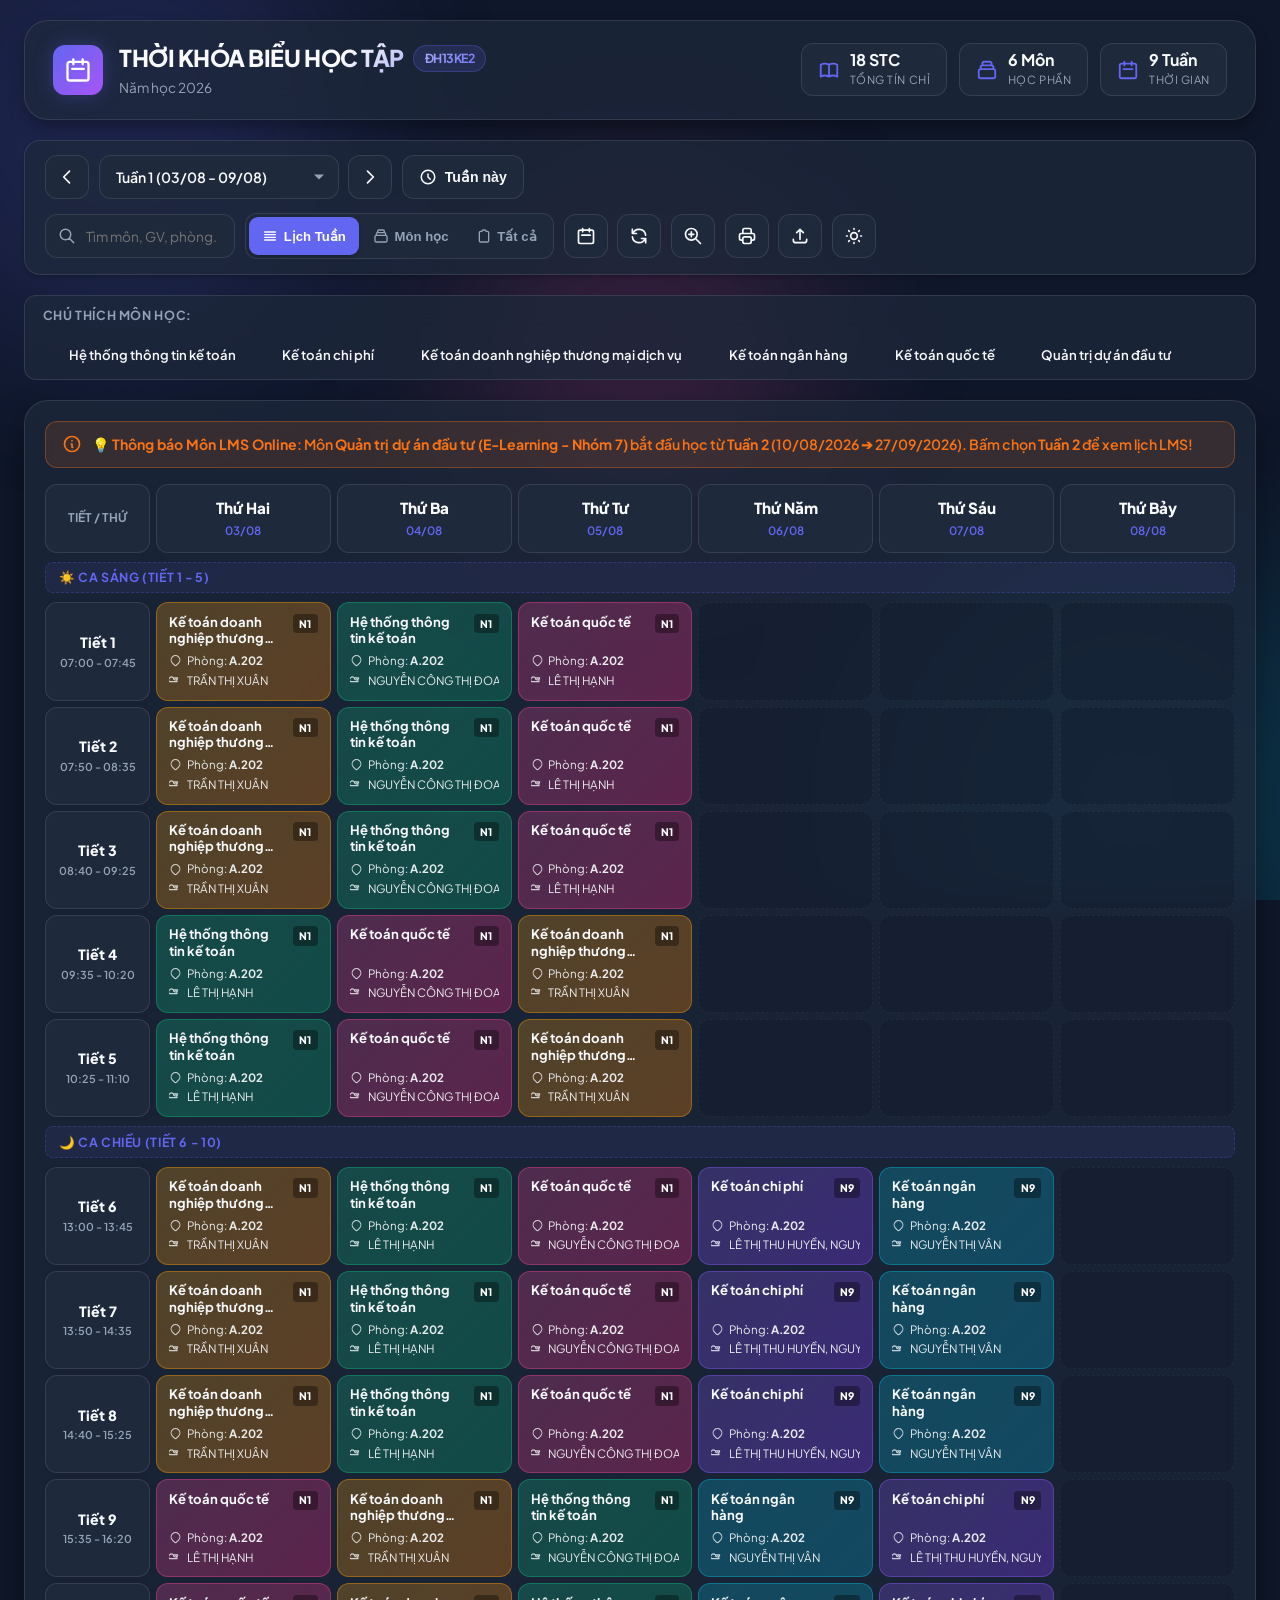
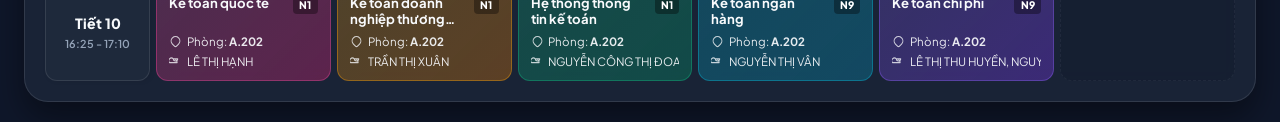
<file: index.html>
<!DOCTYPE html>
<html lang="vi" data-theme="dark">
<head>
  <meta charset="UTF-8">
  <meta name="viewport" content="width=device-width, initial-scale=1.0, maximum-scale=5.0, user-scalable=yes">
  
  <!-- Anti-Cache Meta Tags to prevent Mobile Browser Stale Cache -->
  <meta http-equiv="Cache-Control" content="no-cache, no-store, must-revalidate">
  <meta http-equiv="Pragma" content="no-cache">
  <meta http-equiv="Expires" content="0">

  <!-- PWA & Mobile App Settings -->
  <link rel="manifest" href="manifest.json">
  <meta name="theme-color" content="#6366f1">
  <meta name="apple-mobile-web-app-capable" content="yes">
  <meta name="apple-mobile-web-app-status-bar-style" content="black-translucent">
  <meta name="apple-mobile-web-app-title" content="TKB ĐH13KE2">

  <title>Thời Khóa Biểu Trực Quan - Lớp DH13KE2</title>
  <meta name="description" content="Ứng dụng tra cứu Thời khóa biểu học tập trực quan, hỗ trợ môn tập trung và Elearning LMS cho lớp DH13KE2 năm học 2026.">
  
  <!-- Google Fonts: Plus Jakarta Sans -->
  <link rel="preconnect" href="https://fonts.googleapis.com">
  <link rel="preconnect" href="https://fonts.gstatic.com" crossorigin>
  <link href="https://fonts.googleapis.com/css2?family=Plus+Jakarta+Sans:wght@400;500;600;700;800&display=swap" rel="stylesheet">
  
  <!-- Stylesheet with Dynamic Version Cache-Buster -->
  <link rel="stylesheet" href="style.css?v=20260730_v7">
  
  <style>
    @media print {
      body { background: #ffffff !important; color: #000000 !important; }
      .bg-glow-container, .toolbar-card, .mobile-day-bar, .legend-card, .btn-icon, .search-box, .view-tabs, #themeToggleBtn, #exportBtn, #uploadBtnLabel, #zoomToolbarBtn, #reloadAppBtn, #exportIcalBtn { display: none !important; }
      .timetable-container { box-shadow: none !important; border: 1px solid #ccc !important; }
      .course-card { page-break-inside: avoid; border: 1px solid #999 !important; background: #f0f0f0 !important; color: #000 !important; }
    }
  </style>
</head>
<body>

  <!-- Ambient Glow Background Blobs -->
  <div class="bg-glow-container" aria-hidden="true">
    <div class="bg-glow-blob bg-glow-blob-1"></div>
    <div class="bg-glow-blob bg-glow-blob-2"></div>
    <div class="bg-glow-blob bg-glow-blob-3"></div>
  </div>

  <!-- Main Container -->
  <main class="app-container">

    <!-- Header Section -->
    <header class="header-card">
      <div class="brand-info">
        <div class="brand-icon">
          <svg fill="none" stroke="currentColor" viewBox="0 0 24 24">
            <path stroke-linecap="round" stroke-linejoin="round" stroke-width="2" d="M8 7V3m8 4V3m-9 8h10M5 21h14a2 2 0 002-2V7a2 2 0 00-2-2H5a2 2 0 00-2 2v12a2 2 0 002 2z"></path>
          </svg>
        </div>
        <div class="brand-text">
          <h1>
            THỜI KHÓA BIỂU HỌC TẬP
            <span class="badge-class" id="classNameText">ĐH13KE2</span>
          </h1>
          <p id="yearText">Năm học 2026 • Hệ chính quy</p>
        </div>
      </div>

      <!-- Header Summary Metrics -->
      <div class="header-metrics">
        <div class="metric-pill">
          <div class="icon">
            <svg width="22" height="22" fill="none" stroke="currentColor" viewBox="0 0 24 24"><path stroke-linecap="round" stroke-linejoin="round" stroke-width="2" d="M12 6.253v13m0-13C10.832 5.477 9.246 5 7.5 5S4.168 5.477 3 6.253v13C4.168 18.477 5.754 18 7.5 18s3.332.477 4.5 1.253m0-13C13.168 5.477 14.754 5 16.5 5c1.747 0 3.332.477 4.5 1.253v13C19.832 18.477 18.247 18 16.5 18c-1.746 0-3.332.477-4.5 1.253"></path></svg>
          </div>
          <div>
            <div class="val" id="metricCredits">18 STC</div>
            <div class="lbl">Tổng tín chỉ</div>
          </div>
        </div>

        <div class="metric-pill">
          <div class="icon">
            <svg width="22" height="22" fill="none" stroke="currentColor" viewBox="0 0 24 24"><path stroke-linecap="round" stroke-linejoin="round" stroke-width="2" d="M19 11H5m14 0a2 2 0 012 2v6a2 2 0 01-2 2H5a2 2 0 01-2-2v-6a2 2 0 012-2m14 0V9a2 2 0 00-2-2M5 11V9a2 2 0 012-2m0 0V5a2 2 0 012-2h6a2 2 0 012 2v2M7 7h10"></path></svg>
          </div>
          <div>
            <div class="val" id="metricSubjects">6 Môn</div>
            <div class="lbl">Học phần</div>
          </div>
        </div>

        <div class="metric-pill">
          <div class="icon">
            <svg width="22" height="22" fill="none" stroke="currentColor" viewBox="0 0 24 24"><path stroke-linecap="round" stroke-linejoin="round" stroke-width="2" d="M8 7V3m8 4V3m-9 8h10M5 21h14a2 2 0 002-2V7a2 2 0 00-2-2H5a2 2 0 00-2 2v12a2 2 0 002 2z"></path></svg>
          </div>
          <div>
            <div class="val" id="metricWeeks">9 Tuần</div>
            <div class="lbl">Thời gian</div>
          </div>
        </div>
      </div>
    </header>

    <!-- Toolbar Controls Section -->
    <section class="toolbar-card">
      
      <!-- Week Controls -->
      <div class="week-navigation">
        <button class="btn-icon" id="prevWeekBtn" title="Tuần trước (Hoặc bấm phím Mũi tên Trái ◄)">
          <svg width="20" height="20" fill="none" stroke="currentColor" viewBox="0 0 24 24"><path stroke-linecap="round" stroke-linejoin="round" stroke-width="2" d="M15 19l-7-7 7-7"></path></svg>
        </button>

        <div class="week-select-wrapper">
          <select id="weekSelect" class="week-select" aria-label="Chọn tuần học"></select>
        </div>

        <button class="btn-icon" id="nextWeekBtn" title="Tuần sau (Hoặc bấm phím Mũi tên Phải ►)">
          <svg width="20" height="20" fill="none" stroke="currentColor" viewBox="0 0 24 24"><path stroke-linecap="round" stroke-linejoin="round" stroke-width="2" d="M9 5l7 7-7 7"></path></svg>
        </button>

        <button class="btn-text" id="todayBtn">
          <svg width="18" height="18" fill="none" stroke="currentColor" viewBox="0 0 24 24"><path stroke-linecap="round" stroke-linejoin="round" stroke-width="2" d="M12 8v4l3 3m6-3a9 9 0 11-18 0 9 9 0 0118 0z"></path></svg>
          Tuần này
        </button>
      </div>

      <!-- Actions & Filters -->
      <div class="toolbar-actions">
        <!-- Search Input -->
        <div class="search-box">
          <svg fill="none" stroke="currentColor" viewBox="0 0 24 24"><path stroke-linecap="round" stroke-linejoin="round" stroke-width="2" d="M21 21l-6-6m2-5a7 7 0 11-14 0 7 7 0 0114 0z"></path></svg>
          <input type="text" id="searchInput" class="search-input" placeholder="Tìm môn, GV, phòng..." aria-label="Tìm kiếm môn học">
        </div>

        <!-- View Tabs -->
        <div class="view-tabs">
          <button class="view-tab active" data-mode="weekly">
            <svg width="16" height="16" fill="none" stroke="currentColor" viewBox="0 0 24 24"><path stroke-linecap="round" stroke-linejoin="round" stroke-width="2" d="M4 6h16M4 10h16M4 14h16M4 18h16"></path></svg>
            Lịch Tuần
          </button>
          <button class="view-tab" data-mode="catalog">
            <svg width="16" height="16" fill="none" stroke="currentColor" viewBox="0 0 24 24"><path stroke-linecap="round" stroke-linejoin="round" stroke-width="2" d="M19 11H5m14 0a2 2 0 012 2v6a2 2 0 01-2 2H5a2 2 0 01-2-2v-6a2 2 0 012-2m14 0V9a2 2 0 00-2-2M5 11V9a2 2 0 012-2m0 0V5a2 2 0 012-2h6a2 2 0 012 2v2M7 7h10"></path></svg>
            Môn học
          </button>
          <button class="view-tab" data-mode="master">
            <svg width="16" height="16" fill="none" stroke="currentColor" viewBox="0 0 24 24"><path stroke-linecap="round" stroke-linejoin="round" stroke-width="2" d="M9 5H7a2 2 0 00-2 2v12a2 2 0 002 2h10a2 2 0 002-2V7a2 2 0 00-2-2h-2M9 5a2 2 0 012-2h2a2 2 0 012 2"></path></svg>
            Tất cả
          </button>
        </div>

        <!-- Export iCal Calendar Button -->
        <button class="btn-icon" id="exportIcalBtn" title="Đồng bộ Lịch vào iPhone/Google Calendar (.ics)">
          <svg width="20" height="20" fill="none" stroke="currentColor" viewBox="0 0 24 24"><path stroke-linecap="round" stroke-linejoin="round" stroke-width="2" d="M8 7V3m8 4V3m-9 8h10M5 21h14a2 2 0 002-2V7a2 2 0 00-2-2H5a2 2 0 00-2 2v12a2 2 0 002 2z"></path></svg>
        </button>

        <!-- Force Hard Reload App Button (Removes Cache) -->
        <button class="btn-icon" id="reloadAppBtn" title="Xóa cache và làm mới bản mới nhất">
          <svg width="20" height="20" fill="none" stroke="currentColor" viewBox="0 0 24 24"><path stroke-linecap="round" stroke-linejoin="round" stroke-width="2" d="M4 4v5h.582m15.356 2A8.001 8.001 0 004.582 9m0 0H9m11 11v-5h-.581m0 0a8.003 8.003 0 01-15.357-2m15.357 2H15"></path></svg>
        </button>

        <!-- Zoom Fit Week Button -->
        <button class="btn-icon" id="zoomToolbarBtn" title="Thu nhỏ xem trọn tuần (Fit Screen)">
          <svg width="20" height="20" fill="none" stroke="currentColor" viewBox="0 0 24 24"><path stroke-linecap="round" stroke-linejoin="round" stroke-width="2" d="M21 21l-6-6m2-5a7 7 0 11-14 0 7 7 0 0114 0zM10 7v6m3-3H7"></path></svg>
        </button>

        <!-- Export Image / Print Button -->
        <button class="btn-icon" id="exportBtn" title="In hoặc Xuất Thời Khóa Biểu">
          <svg width="20" height="20" fill="none" stroke="currentColor" viewBox="0 0 24 24"><path stroke-linecap="round" stroke-linejoin="round" stroke-width="2" d="M17 17h2a2 2 0 002-2v-4a2 2 0 00-2-2H5a2 2 0 00-2 2v4a2 2 0 002 2h2m2 4h6a2 2 0 002-2v-4a2 2 0 00-2-2H9a2 2 0 00-2 2v4a2 2 0 002 2zm8-12V5a2 2 0 00-2-2H9a2 2 0 00-2 2v4h10z"></path></svg>
        </button>

        <!-- Load JSON File Button -->
        <label for="jsonFileInput" class="btn-icon" id="uploadBtnLabel" title="Tải file tkb.json khác">
          <svg width="20" height="20" fill="none" stroke="currentColor" viewBox="0 0 24 24"><path stroke-linecap="round" stroke-linejoin="round" stroke-width="2" d="M4 16v1a3 3 0 003 3h10a3 3 0 003-3v-1m-4-8l-4-4m0 0L8 8m4-4v12"></path></svg>
        </label>
        <input type="file" id="jsonFileInput" accept=".json" style="display: none;">

        <!-- Theme Toggle Button -->
        <button class="btn-icon" id="themeToggleBtn" title="Đổi giao diện Tối/Sáng">
          <!-- Icon injected dynamically by JS -->
        </button>
      </div>

    </section>

    <!-- Mobile Day Filter & Zoom Bar -->
    <nav class="mobile-day-bar" aria-label="Lọc theo ngày và Zoom trên điện thoại">
      <button class="mobile-day-pill zoom-pill" id="zoomToggleBtn" title="Bật/Tắt thu nhỏ toàn tuần">🔍 Fit Tuần</button>
      <button class="mobile-day-pill active" data-day="all">Tất cả</button>
      <button class="mobile-day-pill" data-day="2">Thứ 2</button>
      <button class="mobile-day-pill" data-day="3">Thứ 3</button>
      <button class="mobile-day-pill" data-day="4">Thứ 4</button>
      <button class="mobile-day-pill" data-day="5">Thứ 5</button>
      <button class="mobile-day-pill" data-day="6">Thứ 6</button>
      <button class="mobile-day-pill" data-day="7">Thứ 7</button>
    </nav>

    <!-- Subject Legend Section -->
    <section class="legend-card">
      <div class="legend-title">Chú thích môn học:</div>
      <div class="legend-items" id="legendItems"></div>
    </section>

    <!-- Main Dynamic Timetable Container -->
    <section class="timetable-container" id="timetableContainer">
      <div id="timetableRenderArea"></div>
    </section>

  </main>

  <!-- Interactive Class Details Modal -->
  <div class="modal-backdrop" id="detailModal">
    <div class="modal-card">
      <button class="modal-close-btn" onclick="closeModal()" title="Đóng">
        <svg width="20" height="20" fill="none" stroke="currentColor" viewBox="0 0 24 24"><path stroke-linecap="round" stroke-linejoin="round" stroke-width="2" d="M6 18L18 6M6 6l12 12"></path></svg>
      </button>
      <div id="modalBody"></div>
    </div>
  </div>

  <!-- Toast Notification Container -->
  <div class="toast-container" id="toastContainer"></div>

  <!-- JavaScript with Dynamic Cache-Buster Version -->
  <script src="app.js?v=20260730_v7"></script>

</body>
</html>
</file>
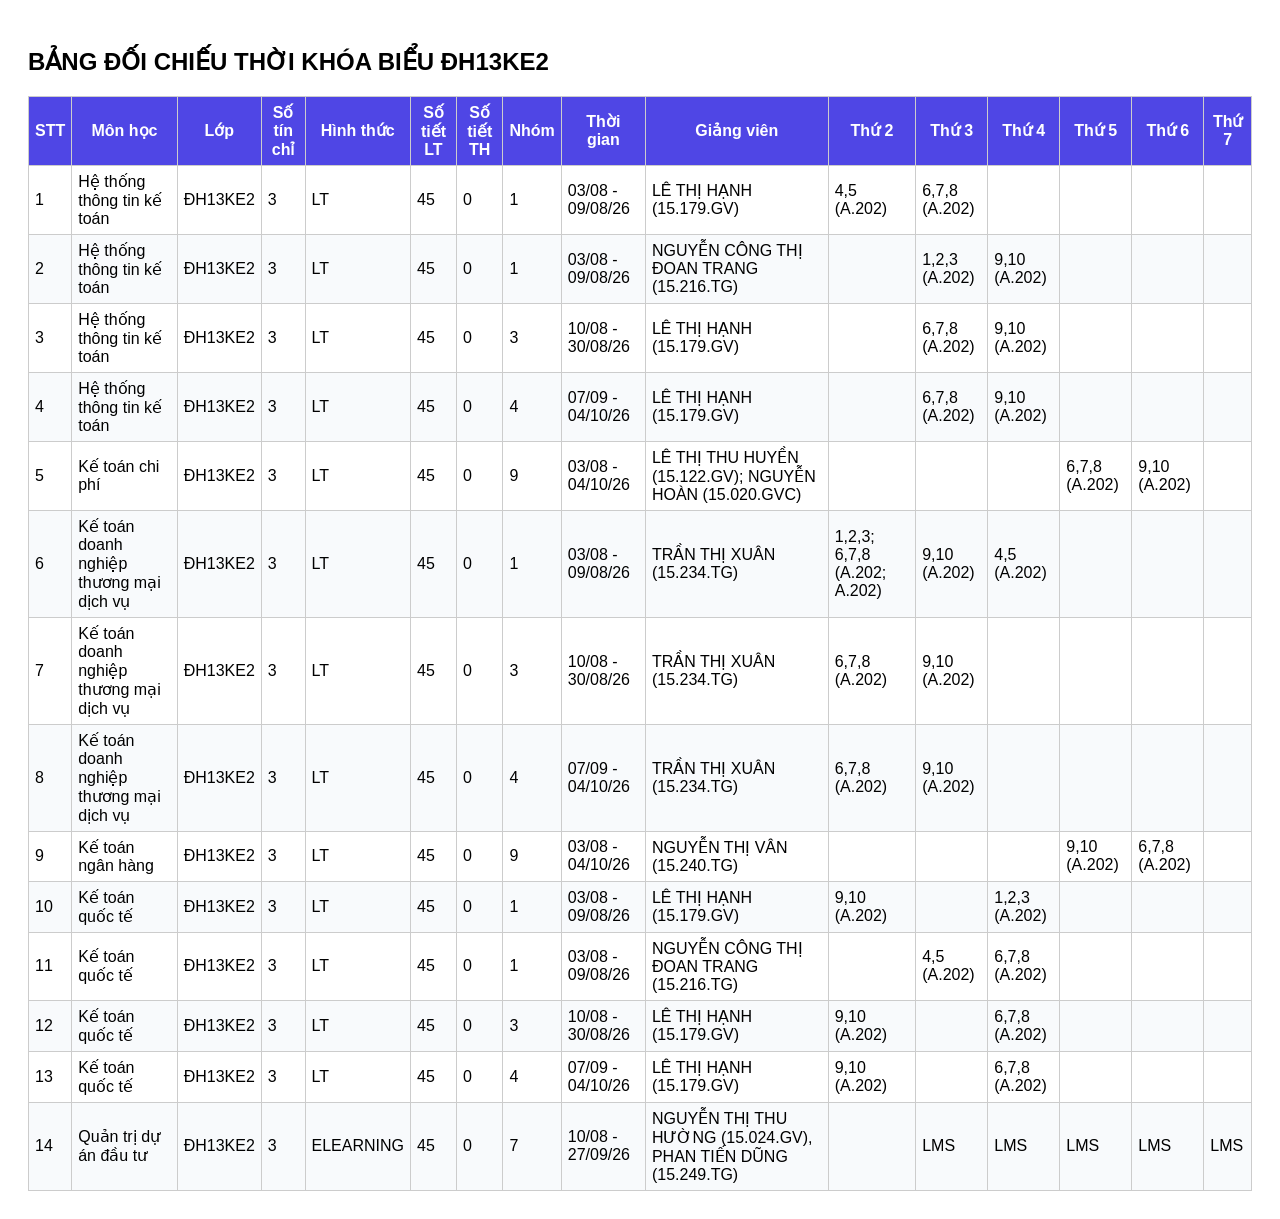
<file: tkb_doi_chieu.html>
<!DOCTYPE html>
<html>
<head>
<meta charset="utf-8">
<title>Bảng Đối Chiếu Thời Khóa Biểu</title>
<style>
  body { font-family: Arial, sans-serif; padding: 20px; }
  table { border-collapse: collapse; width: 100%; }
</style>
</head>
<body>
<h2>BẢNG ĐỐI CHIẾU THỜI KHÓA BIỂU ĐH13KE2</h2>
<table>
<tr><th style='border:1px solid #ccc;padding:6px;background-color:#4f46e5;color:white'>STT</th><th style='border:1px solid #ccc;padding:6px;background-color:#4f46e5;color:white'>Môn học</th><th style='border:1px solid #ccc;padding:6px;background-color:#4f46e5;color:white'>Lớp</th><th style='border:1px solid #ccc;padding:6px;background-color:#4f46e5;color:white'>Số tín chỉ</th><th style='border:1px solid #ccc;padding:6px;background-color:#4f46e5;color:white'>Hình thức</th><th style='border:1px solid #ccc;padding:6px;background-color:#4f46e5;color:white'>Số tiết LT</th><th style='border:1px solid #ccc;padding:6px;background-color:#4f46e5;color:white'>Số tiết TH</th><th style='border:1px solid #ccc;padding:6px;background-color:#4f46e5;color:white'>Nhóm</th><th style='border:1px solid #ccc;padding:6px;background-color:#4f46e5;color:white'>Thời gian</th><th style='border:1px solid #ccc;padding:6px;background-color:#4f46e5;color:white'>Giảng viên</th><th style='border:1px solid #ccc;padding:6px;background-color:#4f46e5;color:white'>Thứ 2</th><th style='border:1px solid #ccc;padding:6px;background-color:#4f46e5;color:white'>Thứ 3</th><th style='border:1px solid #ccc;padding:6px;background-color:#4f46e5;color:white'>Thứ 4</th><th style='border:1px solid #ccc;padding:6px;background-color:#4f46e5;color:white'>Thứ 5</th><th style='border:1px solid #ccc;padding:6px;background-color:#4f46e5;color:white'>Thứ 6</th><th style='border:1px solid #ccc;padding:6px;background-color:#4f46e5;color:white'>Thứ 7</th></tr>
<tr><td style='border:1px solid #ccc;padding:6px;background-color:#ffffff'>1</td><td style='border:1px solid #ccc;padding:6px;background-color:#ffffff'>Hệ thống thông tin kế toán</td><td style='border:1px solid #ccc;padding:6px;background-color:#ffffff'>ĐH13KE2</td><td style='border:1px solid #ccc;padding:6px;background-color:#ffffff'>3</td><td style='border:1px solid #ccc;padding:6px;background-color:#ffffff'>LT</td><td style='border:1px solid #ccc;padding:6px;background-color:#ffffff'>45</td><td style='border:1px solid #ccc;padding:6px;background-color:#ffffff'>0</td><td style='border:1px solid #ccc;padding:6px;background-color:#ffffff'>1</td><td style='border:1px solid #ccc;padding:6px;background-color:#ffffff'>03/08 - 09/08/26</td><td style='border:1px solid #ccc;padding:6px;background-color:#ffffff'>LÊ THỊ HẠNH (15.179.GV)</td><td style='border:1px solid #ccc;padding:6px;background-color:#ffffff'>4,5 (A.202)</td><td style='border:1px solid #ccc;padding:6px;background-color:#ffffff'>6,7,8 (A.202)</td><td style='border:1px solid #ccc;padding:6px;background-color:#ffffff'></td><td style='border:1px solid #ccc;padding:6px;background-color:#ffffff'></td><td style='border:1px solid #ccc;padding:6px;background-color:#ffffff'></td><td style='border:1px solid #ccc;padding:6px;background-color:#ffffff'></td></tr>
<tr><td style='border:1px solid #ccc;padding:6px;background-color:#f8fafc'>2</td><td style='border:1px solid #ccc;padding:6px;background-color:#f8fafc'>Hệ thống thông tin kế toán</td><td style='border:1px solid #ccc;padding:6px;background-color:#f8fafc'>ĐH13KE2</td><td style='border:1px solid #ccc;padding:6px;background-color:#f8fafc'>3</td><td style='border:1px solid #ccc;padding:6px;background-color:#f8fafc'>LT</td><td style='border:1px solid #ccc;padding:6px;background-color:#f8fafc'>45</td><td style='border:1px solid #ccc;padding:6px;background-color:#f8fafc'>0</td><td style='border:1px solid #ccc;padding:6px;background-color:#f8fafc'>1</td><td style='border:1px solid #ccc;padding:6px;background-color:#f8fafc'>03/08 - 09/08/26</td><td style='border:1px solid #ccc;padding:6px;background-color:#f8fafc'>NGUYỄN CÔNG THỊ ĐOAN TRANG (15.216.TG)</td><td style='border:1px solid #ccc;padding:6px;background-color:#f8fafc'></td><td style='border:1px solid #ccc;padding:6px;background-color:#f8fafc'>1,2,3 (A.202)</td><td style='border:1px solid #ccc;padding:6px;background-color:#f8fafc'>9,10 (A.202)</td><td style='border:1px solid #ccc;padding:6px;background-color:#f8fafc'></td><td style='border:1px solid #ccc;padding:6px;background-color:#f8fafc'></td><td style='border:1px solid #ccc;padding:6px;background-color:#f8fafc'></td></tr>
<tr><td style='border:1px solid #ccc;padding:6px;background-color:#ffffff'>3</td><td style='border:1px solid #ccc;padding:6px;background-color:#ffffff'>Hệ thống thông tin kế toán</td><td style='border:1px solid #ccc;padding:6px;background-color:#ffffff'>ĐH13KE2</td><td style='border:1px solid #ccc;padding:6px;background-color:#ffffff'>3</td><td style='border:1px solid #ccc;padding:6px;background-color:#ffffff'>LT</td><td style='border:1px solid #ccc;padding:6px;background-color:#ffffff'>45</td><td style='border:1px solid #ccc;padding:6px;background-color:#ffffff'>0</td><td style='border:1px solid #ccc;padding:6px;background-color:#ffffff'>3</td><td style='border:1px solid #ccc;padding:6px;background-color:#ffffff'>10/08 - 30/08/26</td><td style='border:1px solid #ccc;padding:6px;background-color:#ffffff'>LÊ THỊ HẠNH (15.179.GV)</td><td style='border:1px solid #ccc;padding:6px;background-color:#ffffff'></td><td style='border:1px solid #ccc;padding:6px;background-color:#ffffff'>6,7,8 (A.202)</td><td style='border:1px solid #ccc;padding:6px;background-color:#ffffff'>9,10 (A.202)</td><td style='border:1px solid #ccc;padding:6px;background-color:#ffffff'></td><td style='border:1px solid #ccc;padding:6px;background-color:#ffffff'></td><td style='border:1px solid #ccc;padding:6px;background-color:#ffffff'></td></tr>
<tr><td style='border:1px solid #ccc;padding:6px;background-color:#f8fafc'>4</td><td style='border:1px solid #ccc;padding:6px;background-color:#f8fafc'>Hệ thống thông tin kế toán</td><td style='border:1px solid #ccc;padding:6px;background-color:#f8fafc'>ĐH13KE2</td><td style='border:1px solid #ccc;padding:6px;background-color:#f8fafc'>3</td><td style='border:1px solid #ccc;padding:6px;background-color:#f8fafc'>LT</td><td style='border:1px solid #ccc;padding:6px;background-color:#f8fafc'>45</td><td style='border:1px solid #ccc;padding:6px;background-color:#f8fafc'>0</td><td style='border:1px solid #ccc;padding:6px;background-color:#f8fafc'>4</td><td style='border:1px solid #ccc;padding:6px;background-color:#f8fafc'>07/09 - 04/10/26</td><td style='border:1px solid #ccc;padding:6px;background-color:#f8fafc'>LÊ THỊ HẠNH (15.179.GV)</td><td style='border:1px solid #ccc;padding:6px;background-color:#f8fafc'></td><td style='border:1px solid #ccc;padding:6px;background-color:#f8fafc'>6,7,8 (A.202)</td><td style='border:1px solid #ccc;padding:6px;background-color:#f8fafc'>9,10 (A.202)</td><td style='border:1px solid #ccc;padding:6px;background-color:#f8fafc'></td><td style='border:1px solid #ccc;padding:6px;background-color:#f8fafc'></td><td style='border:1px solid #ccc;padding:6px;background-color:#f8fafc'></td></tr>
<tr><td style='border:1px solid #ccc;padding:6px;background-color:#ffffff'>5</td><td style='border:1px solid #ccc;padding:6px;background-color:#ffffff'>Kế toán chi phí</td><td style='border:1px solid #ccc;padding:6px;background-color:#ffffff'>ĐH13KE2</td><td style='border:1px solid #ccc;padding:6px;background-color:#ffffff'>3</td><td style='border:1px solid #ccc;padding:6px;background-color:#ffffff'>LT</td><td style='border:1px solid #ccc;padding:6px;background-color:#ffffff'>45</td><td style='border:1px solid #ccc;padding:6px;background-color:#ffffff'>0</td><td style='border:1px solid #ccc;padding:6px;background-color:#ffffff'>9</td><td style='border:1px solid #ccc;padding:6px;background-color:#ffffff'>03/08 - 04/10/26</td><td style='border:1px solid #ccc;padding:6px;background-color:#ffffff'>LÊ THỊ THU HUYỀN (15.122.GV); NGUYỄN HOÀN (15.020.GVC)</td><td style='border:1px solid #ccc;padding:6px;background-color:#ffffff'></td><td style='border:1px solid #ccc;padding:6px;background-color:#ffffff'></td><td style='border:1px solid #ccc;padding:6px;background-color:#ffffff'></td><td style='border:1px solid #ccc;padding:6px;background-color:#ffffff'>6,7,8 (A.202)</td><td style='border:1px solid #ccc;padding:6px;background-color:#ffffff'>9,10 (A.202)</td><td style='border:1px solid #ccc;padding:6px;background-color:#ffffff'></td></tr>
<tr><td style='border:1px solid #ccc;padding:6px;background-color:#f8fafc'>6</td><td style='border:1px solid #ccc;padding:6px;background-color:#f8fafc'>Kế toán doanh nghiệp thương mại dịch vụ</td><td style='border:1px solid #ccc;padding:6px;background-color:#f8fafc'>ĐH13KE2</td><td style='border:1px solid #ccc;padding:6px;background-color:#f8fafc'>3</td><td style='border:1px solid #ccc;padding:6px;background-color:#f8fafc'>LT</td><td style='border:1px solid #ccc;padding:6px;background-color:#f8fafc'>45</td><td style='border:1px solid #ccc;padding:6px;background-color:#f8fafc'>0</td><td style='border:1px solid #ccc;padding:6px;background-color:#f8fafc'>1</td><td style='border:1px solid #ccc;padding:6px;background-color:#f8fafc'>03/08 - 09/08/26</td><td style='border:1px solid #ccc;padding:6px;background-color:#f8fafc'>TRẦN THỊ XUÂN (15.234.TG)</td><td style='border:1px solid #ccc;padding:6px;background-color:#f8fafc'>1,2,3; 6,7,8 (A.202; A.202)</td><td style='border:1px solid #ccc;padding:6px;background-color:#f8fafc'>9,10 (A.202)</td><td style='border:1px solid #ccc;padding:6px;background-color:#f8fafc'>4,5 (A.202)</td><td style='border:1px solid #ccc;padding:6px;background-color:#f8fafc'></td><td style='border:1px solid #ccc;padding:6px;background-color:#f8fafc'></td><td style='border:1px solid #ccc;padding:6px;background-color:#f8fafc'></td></tr>
<tr><td style='border:1px solid #ccc;padding:6px;background-color:#ffffff'>7</td><td style='border:1px solid #ccc;padding:6px;background-color:#ffffff'>Kế toán doanh nghiệp thương mại dịch vụ</td><td style='border:1px solid #ccc;padding:6px;background-color:#ffffff'>ĐH13KE2</td><td style='border:1px solid #ccc;padding:6px;background-color:#ffffff'>3</td><td style='border:1px solid #ccc;padding:6px;background-color:#ffffff'>LT</td><td style='border:1px solid #ccc;padding:6px;background-color:#ffffff'>45</td><td style='border:1px solid #ccc;padding:6px;background-color:#ffffff'>0</td><td style='border:1px solid #ccc;padding:6px;background-color:#ffffff'>3</td><td style='border:1px solid #ccc;padding:6px;background-color:#ffffff'>10/08 - 30/08/26</td><td style='border:1px solid #ccc;padding:6px;background-color:#ffffff'>TRẦN THỊ XUÂN (15.234.TG)</td><td style='border:1px solid #ccc;padding:6px;background-color:#ffffff'>6,7,8 (A.202)</td><td style='border:1px solid #ccc;padding:6px;background-color:#ffffff'>9,10 (A.202)</td><td style='border:1px solid #ccc;padding:6px;background-color:#ffffff'></td><td style='border:1px solid #ccc;padding:6px;background-color:#ffffff'></td><td style='border:1px solid #ccc;padding:6px;background-color:#ffffff'></td><td style='border:1px solid #ccc;padding:6px;background-color:#ffffff'></td></tr>
<tr><td style='border:1px solid #ccc;padding:6px;background-color:#f8fafc'>8</td><td style='border:1px solid #ccc;padding:6px;background-color:#f8fafc'>Kế toán doanh nghiệp thương mại dịch vụ</td><td style='border:1px solid #ccc;padding:6px;background-color:#f8fafc'>ĐH13KE2</td><td style='border:1px solid #ccc;padding:6px;background-color:#f8fafc'>3</td><td style='border:1px solid #ccc;padding:6px;background-color:#f8fafc'>LT</td><td style='border:1px solid #ccc;padding:6px;background-color:#f8fafc'>45</td><td style='border:1px solid #ccc;padding:6px;background-color:#f8fafc'>0</td><td style='border:1px solid #ccc;padding:6px;background-color:#f8fafc'>4</td><td style='border:1px solid #ccc;padding:6px;background-color:#f8fafc'>07/09 - 04/10/26</td><td style='border:1px solid #ccc;padding:6px;background-color:#f8fafc'>TRẦN THỊ XUÂN (15.234.TG)</td><td style='border:1px solid #ccc;padding:6px;background-color:#f8fafc'>6,7,8 (A.202)</td><td style='border:1px solid #ccc;padding:6px;background-color:#f8fafc'>9,10 (A.202)</td><td style='border:1px solid #ccc;padding:6px;background-color:#f8fafc'></td><td style='border:1px solid #ccc;padding:6px;background-color:#f8fafc'></td><td style='border:1px solid #ccc;padding:6px;background-color:#f8fafc'></td><td style='border:1px solid #ccc;padding:6px;background-color:#f8fafc'></td></tr>
<tr><td style='border:1px solid #ccc;padding:6px;background-color:#ffffff'>9</td><td style='border:1px solid #ccc;padding:6px;background-color:#ffffff'>Kế toán ngân hàng</td><td style='border:1px solid #ccc;padding:6px;background-color:#ffffff'>ĐH13KE2</td><td style='border:1px solid #ccc;padding:6px;background-color:#ffffff'>3</td><td style='border:1px solid #ccc;padding:6px;background-color:#ffffff'>LT</td><td style='border:1px solid #ccc;padding:6px;background-color:#ffffff'>45</td><td style='border:1px solid #ccc;padding:6px;background-color:#ffffff'>0</td><td style='border:1px solid #ccc;padding:6px;background-color:#ffffff'>9</td><td style='border:1px solid #ccc;padding:6px;background-color:#ffffff'>03/08 - 04/10/26</td><td style='border:1px solid #ccc;padding:6px;background-color:#ffffff'>NGUYỄN THỊ VÂN (15.240.TG)</td><td style='border:1px solid #ccc;padding:6px;background-color:#ffffff'></td><td style='border:1px solid #ccc;padding:6px;background-color:#ffffff'></td><td style='border:1px solid #ccc;padding:6px;background-color:#ffffff'></td><td style='border:1px solid #ccc;padding:6px;background-color:#ffffff'>9,10 (A.202)</td><td style='border:1px solid #ccc;padding:6px;background-color:#ffffff'>6,7,8 (A.202)</td><td style='border:1px solid #ccc;padding:6px;background-color:#ffffff'></td></tr>
<tr><td style='border:1px solid #ccc;padding:6px;background-color:#f8fafc'>10</td><td style='border:1px solid #ccc;padding:6px;background-color:#f8fafc'>Kế toán quốc tế</td><td style='border:1px solid #ccc;padding:6px;background-color:#f8fafc'>ĐH13KE2</td><td style='border:1px solid #ccc;padding:6px;background-color:#f8fafc'>3</td><td style='border:1px solid #ccc;padding:6px;background-color:#f8fafc'>LT</td><td style='border:1px solid #ccc;padding:6px;background-color:#f8fafc'>45</td><td style='border:1px solid #ccc;padding:6px;background-color:#f8fafc'>0</td><td style='border:1px solid #ccc;padding:6px;background-color:#f8fafc'>1</td><td style='border:1px solid #ccc;padding:6px;background-color:#f8fafc'>03/08 - 09/08/26</td><td style='border:1px solid #ccc;padding:6px;background-color:#f8fafc'>LÊ THỊ HẠNH (15.179.GV)</td><td style='border:1px solid #ccc;padding:6px;background-color:#f8fafc'>9,10 (A.202)</td><td style='border:1px solid #ccc;padding:6px;background-color:#f8fafc'></td><td style='border:1px solid #ccc;padding:6px;background-color:#f8fafc'>1,2,3 (A.202)</td><td style='border:1px solid #ccc;padding:6px;background-color:#f8fafc'></td><td style='border:1px solid #ccc;padding:6px;background-color:#f8fafc'></td><td style='border:1px solid #ccc;padding:6px;background-color:#f8fafc'></td></tr>
<tr><td style='border:1px solid #ccc;padding:6px;background-color:#ffffff'>11</td><td style='border:1px solid #ccc;padding:6px;background-color:#ffffff'>Kế toán quốc tế</td><td style='border:1px solid #ccc;padding:6px;background-color:#ffffff'>ĐH13KE2</td><td style='border:1px solid #ccc;padding:6px;background-color:#ffffff'>3</td><td style='border:1px solid #ccc;padding:6px;background-color:#ffffff'>LT</td><td style='border:1px solid #ccc;padding:6px;background-color:#ffffff'>45</td><td style='border:1px solid #ccc;padding:6px;background-color:#ffffff'>0</td><td style='border:1px solid #ccc;padding:6px;background-color:#ffffff'>1</td><td style='border:1px solid #ccc;padding:6px;background-color:#ffffff'>03/08 - 09/08/26</td><td style='border:1px solid #ccc;padding:6px;background-color:#ffffff'>NGUYỄN CÔNG THỊ ĐOAN TRANG (15.216.TG)</td><td style='border:1px solid #ccc;padding:6px;background-color:#ffffff'></td><td style='border:1px solid #ccc;padding:6px;background-color:#ffffff'>4,5 (A.202)</td><td style='border:1px solid #ccc;padding:6px;background-color:#ffffff'>6,7,8 (A.202)</td><td style='border:1px solid #ccc;padding:6px;background-color:#ffffff'></td><td style='border:1px solid #ccc;padding:6px;background-color:#ffffff'></td><td style='border:1px solid #ccc;padding:6px;background-color:#ffffff'></td></tr>
<tr><td style='border:1px solid #ccc;padding:6px;background-color:#f8fafc'>12</td><td style='border:1px solid #ccc;padding:6px;background-color:#f8fafc'>Kế toán quốc tế</td><td style='border:1px solid #ccc;padding:6px;background-color:#f8fafc'>ĐH13KE2</td><td style='border:1px solid #ccc;padding:6px;background-color:#f8fafc'>3</td><td style='border:1px solid #ccc;padding:6px;background-color:#f8fafc'>LT</td><td style='border:1px solid #ccc;padding:6px;background-color:#f8fafc'>45</td><td style='border:1px solid #ccc;padding:6px;background-color:#f8fafc'>0</td><td style='border:1px solid #ccc;padding:6px;background-color:#f8fafc'>3</td><td style='border:1px solid #ccc;padding:6px;background-color:#f8fafc'>10/08 - 30/08/26</td><td style='border:1px solid #ccc;padding:6px;background-color:#f8fafc'>LÊ THỊ HẠNH (15.179.GV)</td><td style='border:1px solid #ccc;padding:6px;background-color:#f8fafc'>9,10 (A.202)</td><td style='border:1px solid #ccc;padding:6px;background-color:#f8fafc'></td><td style='border:1px solid #ccc;padding:6px;background-color:#f8fafc'>6,7,8 (A.202)</td><td style='border:1px solid #ccc;padding:6px;background-color:#f8fafc'></td><td style='border:1px solid #ccc;padding:6px;background-color:#f8fafc'></td><td style='border:1px solid #ccc;padding:6px;background-color:#f8fafc'></td></tr>
<tr><td style='border:1px solid #ccc;padding:6px;background-color:#ffffff'>13</td><td style='border:1px solid #ccc;padding:6px;background-color:#ffffff'>Kế toán quốc tế</td><td style='border:1px solid #ccc;padding:6px;background-color:#ffffff'>ĐH13KE2</td><td style='border:1px solid #ccc;padding:6px;background-color:#ffffff'>3</td><td style='border:1px solid #ccc;padding:6px;background-color:#ffffff'>LT</td><td style='border:1px solid #ccc;padding:6px;background-color:#ffffff'>45</td><td style='border:1px solid #ccc;padding:6px;background-color:#ffffff'>0</td><td style='border:1px solid #ccc;padding:6px;background-color:#ffffff'>4</td><td style='border:1px solid #ccc;padding:6px;background-color:#ffffff'>07/09 - 04/10/26</td><td style='border:1px solid #ccc;padding:6px;background-color:#ffffff'>LÊ THỊ HẠNH (15.179.GV)</td><td style='border:1px solid #ccc;padding:6px;background-color:#ffffff'>9,10 (A.202)</td><td style='border:1px solid #ccc;padding:6px;background-color:#ffffff'></td><td style='border:1px solid #ccc;padding:6px;background-color:#ffffff'>6,7,8 (A.202)</td><td style='border:1px solid #ccc;padding:6px;background-color:#ffffff'></td><td style='border:1px solid #ccc;padding:6px;background-color:#ffffff'></td><td style='border:1px solid #ccc;padding:6px;background-color:#ffffff'></td></tr>
<tr><td style='border:1px solid #ccc;padding:6px;background-color:#f8fafc'>14</td><td style='border:1px solid #ccc;padding:6px;background-color:#f8fafc'>Quản trị dự án đầu tư</td><td style='border:1px solid #ccc;padding:6px;background-color:#f8fafc'>ĐH13KE2</td><td style='border:1px solid #ccc;padding:6px;background-color:#f8fafc'>3</td><td style='border:1px solid #ccc;padding:6px;background-color:#f8fafc'>ELEARNING</td><td style='border:1px solid #ccc;padding:6px;background-color:#f8fafc'>45</td><td style='border:1px solid #ccc;padding:6px;background-color:#f8fafc'>0</td><td style='border:1px solid #ccc;padding:6px;background-color:#f8fafc'>7</td><td style='border:1px solid #ccc;padding:6px;background-color:#f8fafc'>10/08 - 27/09/26</td><td style='border:1px solid #ccc;padding:6px;background-color:#f8fafc'>NGUYỄN THỊ THU HƯỜNG (15.024.GV), PHAN TIẾN DŨNG (15.249.TG)</td><td style='border:1px solid #ccc;padding:6px;background-color:#f8fafc'></td><td style='border:1px solid #ccc;padding:6px;background-color:#f8fafc'>LMS</td><td style='border:1px solid #ccc;padding:6px;background-color:#f8fafc'>LMS</td><td style='border:1px solid #ccc;padding:6px;background-color:#f8fafc'>LMS</td><td style='border:1px solid #ccc;padding:6px;background-color:#f8fafc'>LMS</td><td style='border:1px solid #ccc;padding:6px;background-color:#f8fafc'>LMS</td></tr>

</table>
</body>
</html>
</file>
<file: style.css>
/* Modern Design System & CSS Variables */
:root {
  /* Color Palette - Dark Mode (Default) */
  --bg-primary: #0f172a;
  --bg-secondary: #1e293b;
  --bg-card: rgba(30, 41, 59, 0.75);
  --bg-card-hover: rgba(51, 65, 85, 0.85);
  --border-color: rgba(255, 255, 255, 0.1);
  --border-color-strong: rgba(255, 255, 255, 0.2);
  
  --text-main: #f8fafc;
  --text-muted: #94a3b8;
  --text-dim: #64748b;
  
  --accent-primary: #6366f1;
  --accent-gradient: linear-gradient(135deg, #6366f1 0%, #a855f7 100%);
  --accent-light: rgba(99, 102, 241, 0.15);
  
  --shadow-sm: 0 2px 4px rgba(0, 0, 0, 0.2);
  --shadow-md: 0 8px 16px rgba(0, 0, 0, 0.3);
  --shadow-lg: 0 16px 32px rgba(0, 0, 0, 0.4);
  --shadow-glow: 0 0 20px rgba(99, 102, 241, 0.3);

  --radius-sm: 8px;
  --radius-md: 12px;
  --radius-lg: 16px;
  --radius-xl: 24px;
  
  --transition-fast: 0.15s cubic-bezier(0.4, 0, 0.2, 1);
  --transition-normal: 0.25s cubic-bezier(0.4, 0, 0.2, 1);
  --transition-bounce: 0.4s cubic-bezier(0.34, 1.56, 0.64, 1);
  
  /* Subject Palette Colors */
  --subject-1: #10b981;
  --subject-1-bg: rgba(16, 185, 129, 0.15);
  --subject-1-gradient: linear-gradient(135deg, rgba(16, 185, 129, 0.25), rgba(5, 150, 105, 0.35));
  --subject-1-border: rgba(16, 185, 129, 0.4);

  --subject-2: #8b5cf6;
  --subject-2-bg: rgba(139, 92, 246, 0.15);
  --subject-2-gradient: linear-gradient(135deg, rgba(139, 92, 246, 0.25), rgba(124, 58, 237, 0.35));
  --subject-2-border: rgba(139, 92, 246, 0.4);

  --subject-3: #f59e0b;
  --subject-3-bg: rgba(245, 158, 11, 0.15);
  --subject-3-gradient: linear-gradient(135deg, rgba(245, 158, 11, 0.25), rgba(217, 119, 6, 0.35));
  --subject-3-border: rgba(245, 158, 11, 0.4);

  --subject-4: #06b6d4;
  --subject-4-bg: rgba(6, 182, 212, 0.15);
  --subject-4-gradient: linear-gradient(135deg, rgba(6, 182, 212, 0.25), rgba(8, 145, 178, 0.35));
  --subject-4-border: rgba(6, 182, 212, 0.4);

  --subject-5: #ec4899;
  --subject-5-bg: rgba(236, 72, 153, 0.15);
  --subject-5-gradient: linear-gradient(135deg, rgba(236, 72, 153, 0.25), rgba(219, 39, 119, 0.35));
  --subject-5-border: rgba(236, 72, 153, 0.4);

  --subject-6: #f97316;
  --subject-6-bg: rgba(249, 115, 22, 0.15);
  --subject-6-gradient: linear-gradient(135deg, rgba(249, 115, 22, 0.25), rgba(234, 88, 12, 0.35));
  --subject-6-border: rgba(249, 115, 22, 0.4);

  --grid-cell-min-height: 75px;
}

/* Light Theme Overrides */
[data-theme="light"] {
  --bg-primary: #f1f5f9;
  --bg-secondary: #ffffff;
  --bg-card: rgba(255, 255, 255, 0.9);
  --bg-card-hover: rgba(241, 245, 249, 0.95);
  --border-color: rgba(226, 232, 240, 0.9);
  --border-color-strong: rgba(203, 213, 225, 1);
  
  --text-main: #0f172a;
  --text-muted: #475569;
  --text-dim: #94a3b8;
  
  --shadow-sm: 0 2px 4px rgba(0, 0, 0, 0.05);
  --shadow-md: 0 8px 16px rgba(0, 0, 0, 0.08);
  --shadow-lg: 0 16px 32px rgba(0, 0, 0, 0.12);
  --shadow-glow: 0 0 20px rgba(99, 102, 241, 0.15);
  
  --subject-1-gradient: linear-gradient(135deg, rgba(209, 250, 229, 0.95), rgba(167, 243, 208, 0.95));
  --subject-1-border: #10b981;

  --subject-2-gradient: linear-gradient(135deg, rgba(237, 233, 254, 0.95), rgba(221, 214, 254, 0.95));
  --subject-2-border: #8b5cf6;

  --subject-3-gradient: linear-gradient(135deg, rgba(254, 243, 199, 0.95), rgba(253, 230, 138, 0.95));
  --subject-3-border: #f59e0b;

  --subject-4-gradient: linear-gradient(135deg, rgba(207, 250, 254, 0.95), rgba(165, 243, 252, 0.95));
  --subject-4-border: #06b6d4;

  --subject-5-gradient: linear-gradient(135deg, rgba(252, 231, 243, 0.95), rgba(251, 207, 232, 0.95));
  --subject-5-border: #ec4899;

  --subject-6-gradient: linear-gradient(135deg, rgba(255, 237, 213, 0.95), rgba(254, 215, 170, 0.95));
  --subject-6-border: #f97316;
}

/* Global Reset & Base Styles */
* {
  box-sizing: border-box;
  margin: 0;
  padding: 0;
  -webkit-tap-highlight-color: transparent;
}

body {
  font-family: 'Plus Jakarta Sans', -apple-system, BlinkMacSystemFont, 'Segoe UI', Roboto, Helvetica, Arial, sans-serif;
  background-color: var(--bg-primary);
  color: var(--text-main);
  line-height: 1.5;
  min-height: 100vh;
  overflow-x: hidden;
  transition: background-color var(--transition-normal), color var(--transition-normal);
  padding-bottom: env(safe-area-inset-bottom);
}

/* Background Animated Gradient Mesh */
.bg-glow-container {
  position: fixed;
  top: 0;
  left: 0;
  width: 100vw;
  height: 100vh;
  overflow: hidden;
  z-index: -1;
  pointer-events: none;
}

.bg-glow-blob {
  position: absolute;
  border-radius: 50%;
  filter: blur(90px);
  opacity: 0.18;
  animation: float 20s infinite alternate ease-in-out;
}

.bg-glow-blob-1 {
  width: 450px;
  height: 450px;
  background: #6366f1;
  top: -100px;
  left: -100px;
}

.bg-glow-blob-2 {
  width: 500px;
  height: 500px;
  background: #06b6d4;
  bottom: -150px;
  right: -100px;
  animation-delay: -7s;
}

.bg-glow-blob-3 {
  width: 350px;
  height: 350px;
  background: #ec4899;
  top: 40%;
  left: 50%;
  transform: translate(-50%, -50%);
  animation-delay: -12s;
}

@keyframes float {
  0% { transform: translate(0, 0) scale(1); }
  50% { transform: translate(40px, 20px) scale(1.08); }
  100% { transform: translate(-20px, 40px) scale(0.95); }
}

/* App Container Layout */
.app-container {
  max-width: 1600px;
  margin: 0 auto;
  padding: 1.25rem 1.5rem;
  display: flex;
  flex-direction: column;
  gap: 1.25rem;
}

/* Header Component */
.header-card {
  background: var(--bg-card);
  backdrop-filter: blur(16px);
  -webkit-backdrop-filter: blur(16px);
  border: 1px solid var(--border-color);
  border-radius: var(--radius-xl);
  padding: 1.25rem 1.75rem;
  display: flex;
  justify-content: space-between;
  align-items: center;
  flex-wrap: wrap;
  gap: 1.25rem;
  box-shadow: var(--shadow-md);
}

.brand-info {
  display: flex;
  align-items: center;
  gap: 1rem;
}

.brand-icon {
  width: 50px;
  height: 50px;
  background: var(--accent-gradient);
  border-radius: var(--radius-md);
  display: flex;
  align-items: center;
  justify-content: center;
  color: #ffffff;
  box-shadow: var(--shadow-glow);
  flex-shrink: 0;
}

.brand-icon svg {
  width: 28px;
  height: 28px;
}

.brand-text h1 {
  font-size: 1.45rem;
  font-weight: 800;
  letter-spacing: -0.02em;
  background: linear-gradient(135deg, var(--text-main) 60%, var(--accent-primary) 100%);
  -webkit-background-clip: text;
  -webkit-text-fill-color: transparent;
  display: flex;
  align-items: center;
  gap: 0.6rem;
  flex-wrap: wrap;
}

.badge-class {
  font-size: 0.78rem;
  font-weight: 700;
  padding: 0.2rem 0.65rem;
  background: var(--accent-light);
  color: var(--accent-primary);
  border-radius: 20px;
  border: 1px solid rgba(99, 102, 241, 0.3);
}

.brand-text p {
  font-size: 0.85rem;
  color: var(--text-muted);
  margin-top: 0.15rem;
}

/* Header Summary Metrics */
.header-metrics {
  display: flex;
  align-items: center;
  gap: 0.75rem;
  flex-wrap: wrap;
}

.metric-pill {
  background: var(--bg-secondary);
  border: 1px solid var(--border-color);
  border-radius: var(--radius-md);
  padding: 0.5rem 1rem;
  display: flex;
  align-items: center;
  gap: 0.6rem;
}

.metric-pill .icon {
  color: var(--accent-primary);
  display: flex;
}

.metric-pill .val {
  font-size: 1rem;
  font-weight: 700;
  color: var(--text-main);
  line-height: 1;
}

.metric-pill .lbl {
  font-size: 0.7rem;
  color: var(--text-muted);
  text-transform: uppercase;
  letter-spacing: 0.05em;
  margin-top: 0.15rem;
}

/* Toolbar & Controls */
.toolbar-card {
  background: var(--bg-card);
  backdrop-filter: blur(16px);
  -webkit-backdrop-filter: blur(16px);
  border: 1px solid var(--border-color);
  border-radius: var(--radius-lg);
  padding: 0.9rem 1.25rem;
  display: flex;
  justify-content: space-between;
  align-items: center;
  flex-wrap: wrap;
  gap: 0.9rem;
  box-shadow: var(--shadow-sm);
}

.week-navigation {
  display: flex;
  align-items: center;
  gap: 0.6rem;
  flex-wrap: wrap;
}

.btn-icon {
  background: var(--bg-secondary);
  border: 1px solid var(--border-color);
  color: var(--text-main);
  width: 44px;
  height: 44px;
  border-radius: var(--radius-md);
  display: flex;
  align-items: center;
  justify-content: center;
  cursor: pointer;
  transition: all var(--transition-fast);
  flex-shrink: 0;
}

.btn-icon:hover, .btn-icon:active {
  background: var(--bg-card-hover);
  border-color: var(--accent-primary);
  color: var(--accent-primary);
  transform: translateY(-1px);
}

.btn-text {
  background: var(--bg-secondary);
  border: 1px solid var(--border-color);
  color: var(--text-main);
  padding: 0 1rem;
  height: 44px;
  border-radius: var(--radius-md);
  font-size: 0.88rem;
  font-weight: 600;
  display: flex;
  align-items: center;
  gap: 0.5rem;
  cursor: pointer;
  transition: all var(--transition-fast);
  white-space: nowrap;
}

.btn-text:hover, .btn-text:active {
  background: var(--bg-card-hover);
  border-color: var(--accent-primary);
  color: var(--accent-primary);
}

.btn-primary {
  background: var(--accent-gradient);
  color: #ffffff;
  border: none;
  box-shadow: var(--shadow-glow);
}

.week-select-wrapper {
  position: relative;
  min-width: 240px;
  flex-grow: 1;
}

.week-select {
  width: 100%;
  height: 44px;
  background: var(--bg-secondary);
  border: 1px solid var(--border-color);
  border-radius: var(--radius-md);
  color: var(--text-main);
  padding: 0 2.2rem 0 1rem;
  font-family: inherit;
  font-size: 0.88rem;
  font-weight: 600;
  cursor: pointer;
  appearance: none;
  -webkit-appearance: none;
  transition: border-color var(--transition-fast);
}

.week-select:focus {
  outline: none;
  border-color: var(--accent-primary);
  box-shadow: 0 0 0 3px var(--accent-light);
}

.week-select-wrapper::after {
  content: '';
  position: absolute;
  right: 0.9rem;
  top: 50%;
  transform: translateY(-50%);
  width: 0;
  height: 0;
  border-left: 5px solid transparent;
  border-right: 5px solid transparent;
  border-top: 5px solid var(--text-muted);
  pointer-events: none;
}

/* Controls (Search, View Mode, Export, Theme) */
.toolbar-actions {
  display: flex;
  align-items: center;
  gap: 0.6rem;
  flex-wrap: wrap;
}

.search-box {
  position: relative;
  width: 190px;
}

.search-input {
  width: 100%;
  height: 44px;
  background: var(--bg-secondary);
  border: 1px solid var(--border-color);
  border-radius: var(--radius-md);
  color: var(--text-main);
  padding: 0 1rem 0 2.5rem;
  font-family: inherit;
  font-size: 0.85rem;
  transition: all var(--transition-fast);
}

.search-input:focus {
  outline: none;
  border-color: var(--accent-primary);
  box-shadow: 0 0 0 3px var(--accent-light);
}

.search-box svg {
  position: absolute;
  left: 0.8rem;
  top: 50%;
  transform: translateY(-50%);
  width: 18px;
  height: 18px;
  color: var(--text-muted);
  pointer-events: none;
}

.view-tabs {
  display: flex;
  background: var(--bg-secondary);
  padding: 3px;
  border-radius: var(--radius-md);
  border: 1px solid var(--border-color);
}

.view-tab {
  background: transparent;
  border: none;
  color: var(--text-muted);
  padding: 0.45rem 0.85rem;
  height: 38px;
  font-size: 0.82rem;
  font-weight: 600;
  border-radius: calc(var(--radius-md) - 3px);
  cursor: pointer;
  transition: all var(--transition-fast);
  display: flex;
  align-items: center;
  gap: 0.35rem;
  white-space: nowrap;
}

.view-tab.active {
  background: var(--accent-primary);
  color: #ffffff;
  box-shadow: var(--shadow-sm);
}

/* Mobile Day Filter Selector Bar */
.mobile-day-bar {
  display: none; /* Shown on screens <= 768px via media query */
  background: var(--bg-card);
  backdrop-filter: blur(12px);
  border: 1px solid var(--border-color);
  border-radius: var(--radius-md);
  padding: 0.4rem;
  gap: 0.35rem;
  overflow-x: auto;
  scrollbar-width: none;
}

.mobile-day-bar::-webkit-scrollbar {
  display: none;
}

.mobile-day-pill {
  flex: 1 0 auto;
  min-width: 50px;
  height: 38px;
  background: var(--bg-secondary);
  border: 1px solid var(--border-color);
  border-radius: var(--radius-sm);
  color: var(--text-muted);
  font-size: 0.82rem;
  font-weight: 700;
  display: flex;
  align-items: center;
  justify-content: center;
  cursor: pointer;
  transition: all var(--transition-fast);
  white-space: nowrap;
  padding: 0 0.5rem;
}

.mobile-day-pill.active {
  background: var(--accent-primary);
  color: #ffffff;
  border-color: var(--accent-primary);
  box-shadow: var(--shadow-sm);
}

.mobile-day-pill.zoom-pill {
  background: rgba(99, 102, 241, 0.15);
  color: var(--accent-primary);
  border-color: rgba(99, 102, 241, 0.3);
}

.mobile-day-pill.zoom-pill.is-active {
  background: #a855f7;
  color: #ffffff;
  border-color: #a855f7;
}

/* Subject Legend Component */
.legend-card {
  background: var(--bg-card);
  backdrop-filter: blur(16px);
  border: 1px solid var(--border-color);
  border-radius: var(--radius-md);
  padding: 0.65rem 1.1rem;
  display: flex;
  align-items: center;
  gap: 1rem;
  flex-wrap: wrap;
  overflow-x: auto;
}

.legend-title {
  font-size: 0.78rem;
  font-weight: 700;
  text-transform: uppercase;
  letter-spacing: 0.05em;
  color: var(--text-muted);
  white-space: nowrap;
}

.legend-items {
  display: flex;
  align-items: center;
  gap: 0.75rem;
  flex-wrap: wrap;
}

.legend-item {
  display: flex;
  align-items: center;
  gap: 0.45rem;
  font-size: 0.82rem;
  font-weight: 600;
  color: var(--text-main);
  cursor: pointer;
  padding: 0.25rem 0.55rem;
  border-radius: var(--radius-sm);
  transition: background var(--transition-fast);
  white-space: nowrap;
}

.legend-item:hover {
  background: var(--bg-secondary);
}

.legend-dot {
  width: 10px;
  height: 10px;
  border-radius: 50%;
  flex-shrink: 0;
}

/* Timetable Main Grid Container */
.timetable-container {
  background: var(--bg-card);
  backdrop-filter: blur(16px);
  -webkit-backdrop-filter: blur(16px);
  border: 1px solid var(--border-color);
  border-radius: var(--radius-xl);
  padding: 1.25rem;
  box-shadow: var(--shadow-lg);
  overflow-x: auto;
  position: relative;
  -webkit-overflow-scrolling: touch;
  transition: padding var(--transition-normal);
}

/* Weekly Grid Table Layout */
.timetable-grid {
  display: grid;
  grid-template-columns: 105px repeat(6, minmax(170px, 1fr));
  gap: 6px;
  min-width: 1100px;
  transition: all var(--transition-normal);
}

/* Grid Header (Days of week) */
.grid-header-cell {
  background: var(--bg-secondary);
  border: 1px solid var(--border-color);
  border-radius: var(--radius-md);
  padding: 0.75rem 0.4rem;
  text-align: center;
  display: flex;
  flex-direction: column;
  align-items: center;
  justify-content: center;
  gap: 0.15rem;
}

.grid-header-cell.time-column-header {
  background: var(--bg-secondary);
  border: 1px solid var(--border-color);
  font-size: 0.75rem;
  font-weight: 700;
  color: var(--text-muted);
  text-transform: uppercase;
  position: sticky;
  left: 0;
  z-index: 20;
}

.day-title {
  font-size: 0.95rem;
  font-weight: 800;
  color: var(--text-main);
}

.day-date {
  font-size: 0.72rem;
  font-weight: 600;
  color: var(--accent-primary);
}

.grid-header-cell.is-today {
  border-color: var(--accent-primary);
  background: var(--accent-light);
  box-shadow: var(--shadow-glow);
}

/* Session Section Divider */
.session-divider {
  grid-column: 1 / -1;
  background: rgba(99, 102, 241, 0.08);
  border: 1px dashed rgba(99, 102, 241, 0.25);
  border-radius: var(--radius-sm);
  padding: 0.35rem 0.8rem;
  font-size: 0.78rem;
  font-weight: 700;
  color: var(--accent-primary);
  display: flex;
  align-items: center;
  gap: 0.5rem;
  text-transform: uppercase;
  letter-spacing: 0.05em;
  margin: 3px 0;
}

/* Sticky Period Label Cell */
.period-cell {
  background: var(--bg-secondary);
  border: 1px solid var(--border-color);
  border-radius: var(--radius-md);
  padding: 0.4rem;
  display: flex;
  flex-direction: column;
  align-items: center;
  justify-content: center;
  min-height: var(--grid-cell-min-height);
  position: sticky;
  left: 0;
  z-index: 15;
  box-shadow: 2px 0 5px rgba(0,0,0,0.1);
}

.period-num {
  font-size: 0.88rem;
  font-weight: 800;
  color: var(--text-main);
}

.period-time {
  font-size: 0.68rem;
  font-weight: 600;
  color: var(--text-muted);
  margin-top: 0.1rem;
}

.period-cell.elearning-period-cell {
  background: rgba(249, 115, 22, 0.18);
  border-color: rgba(249, 115, 22, 0.45);
}

.period-cell.elearning-period-cell .period-num {
  color: #f97316;
  font-size: 0.82rem;
}

.lms-notice-banner {
  background: rgba(249, 115, 22, 0.12);
  border: 1px solid rgba(249, 115, 22, 0.35);
  border-radius: var(--radius-md);
  padding: 0.75rem 1rem;
  margin-bottom: 1rem;
  font-size: 0.88rem;
  font-weight: 600;
  color: #f97316;
  display: flex;
  align-items: center;
  gap: 0.6rem;
}

/* Slot Cell */
.slot-cell {
  background: rgba(15, 23, 42, 0.3);
  border: 1px dashed rgba(255, 255, 255, 0.05);
  border-radius: var(--radius-md);
  min-height: var(--grid-cell-min-height);
  position: relative;
}

[data-theme="light"] .slot-cell {
  background: rgba(241, 245, 249, 0.4);
  border-color: rgba(203, 213, 225, 0.4);
}

.slot-cell.slot-occupied {
  border: none;
  background: transparent;
}

/* Course Cards */
.course-card {
  width: 100%;
  height: 100%;
  border-radius: var(--radius-md);
  padding: 0.65rem 0.75rem;
  display: flex;
  flex-direction: column;
  justify-content: space-between;
  gap: 0.35rem;
  cursor: pointer;
  position: relative;
  overflow: hidden;
  transition: transform var(--transition-fast), box-shadow var(--transition-fast), filter var(--transition-fast);
  border: 1px solid transparent;
  animation: cardFadeIn 0.3s ease-out;
}

@keyframes cardFadeIn {
  from { opacity: 0; transform: scale(0.96); }
  to { opacity: 1; transform: scale(1); }
}

.course-card:hover, .course-card:active {
  transform: translateY(-2px) scale(1.02);
  z-index: 10;
  box-shadow: var(--shadow-md);
  filter: brightness(1.08);
}

/* Color Themes for Course Cards */
.course-card.sub-1 { background: var(--subject-1-gradient); border-color: var(--subject-1-border); }
.course-card.sub-2 { background: var(--subject-2-gradient); border-color: var(--subject-2-border); }
.course-card.sub-3 { background: var(--subject-3-gradient); border-color: var(--subject-3-border); }
.course-card.sub-4 { background: var(--subject-4-gradient); border-color: var(--subject-4-border); }
.course-card.sub-5 { background: var(--subject-5-gradient); border-color: var(--subject-5-border); }
.course-card.sub-6 { background: var(--subject-6-gradient); border-color: var(--subject-6-border); }

/* E-Learning Section Below Grid */
.elearning-section {
  margin-top: 1rem;
  background: var(--bg-card);
  backdrop-filter: blur(16px);
  border: 1px solid var(--border-color);
  border-radius: var(--radius-lg);
  padding: 1rem 1.25rem;
}

.elearning-header {
  display: flex;
  align-items: center;
  gap: 0.5rem;
  font-size: 0.92rem;
  font-weight: 800;
  color: #f97316;
  margin-bottom: 0.75rem;
}

.elearning-grid {
  display: grid;
  grid-template-columns: repeat(auto-fill, minmax(300px, 1fr));
  gap: 0.85rem;
}

.elearning-card {
  background: var(--subject-6-gradient);
  border: 1px solid var(--subject-6-border);
  border-radius: var(--radius-md);
  padding: 0.85rem 1rem;
  cursor: pointer;
  display: flex;
  flex-direction: column;
  gap: 0.5rem;
  transition: transform var(--transition-fast), box-shadow var(--transition-fast);
}

.elearning-card:hover {
  transform: translateY(-2px);
  box-shadow: var(--shadow-md);
}

.elearning-badge {
  font-size: 0.65rem;
  font-weight: 800;
  background: #f97316;
  color: #fff;
  padding: 0.15rem 0.5rem;
  border-radius: var(--radius-sm);
  display: inline-block;
  width: fit-content;
}

.course-card-header {
  display: flex;
  justify-content: space-between;
  align-items: flex-start;
  gap: 0.4rem;
}

.course-title {
  font-size: 0.82rem;
  font-weight: 700;
  color: var(--text-main);
  line-height: 1.25;
  display: -webkit-box;
  -webkit-line-clamp: 2;
  -webkit-box-orient: vertical;
  overflow: hidden;
}

.badge-group {
  font-size: 0.65rem;
  font-weight: 800;
  background: rgba(0, 0, 0, 0.35);
  color: #ffffff;
  padding: 0.12rem 0.4rem;
  border-radius: 4px;
  white-space: nowrap;
}

[data-theme="light"] .badge-group {
  background: rgba(255, 255, 255, 0.8);
  color: #0f172a;
}

.course-card-details {
  display: flex;
  flex-direction: column;
  gap: 0.15rem;
  font-size: 0.72rem;
  color: var(--text-main);
  opacity: 0.92;
}

.course-detail-row {
  display: flex;
  align-items: center;
  gap: 0.3rem;
  white-space: nowrap;
  overflow: hidden;
  text-overflow: ellipsis;
}

.course-detail-row svg {
  width: 13px;
  height: 13px;
  flex-shrink: 0;
  opacity: 0.85;
}

/* Master & Catalog View Container */
.catalog-view-container {
  display: flex;
  flex-direction: column;
  gap: 0.9rem;
}

.catalog-card {
  background: var(--bg-secondary);
  border: 1px solid var(--border-color);
  border-radius: var(--radius-lg);
  padding: 1.1rem 1.35rem;
  display: flex;
  justify-content: space-between;
  align-items: center;
  flex-wrap: wrap;
  gap: 1rem;
  transition: transform var(--transition-fast), border-color var(--transition-fast);
}

.catalog-card:hover {
  transform: translateY(-2px);
  border-color: var(--accent-primary);
}

.catalog-main {
  display: flex;
  align-items: center;
  gap: 0.9rem;
}

.catalog-accent-bar {
  width: 5px;
  height: 44px;
  border-radius: 3px;
  flex-shrink: 0;
}

.catalog-accent-bar.sub-1 { background: var(--subject-1); }
.catalog-accent-bar.sub-2 { background: var(--subject-2); }
.catalog-accent-bar.sub-3 { background: var(--subject-3); }
.catalog-accent-bar.sub-4 { background: var(--subject-4); }
.catalog-accent-bar.sub-5 { background: var(--subject-5); }

.catalog-title h3 {
  font-size: 1.05rem;
  font-weight: 700;
  color: var(--text-main);
}

.catalog-title p {
  font-size: 0.82rem;
  color: var(--text-muted);
  margin-top: 0.15rem;
}

.catalog-meta {
  display: flex;
  align-items: center;
  gap: 1.25rem;
  flex-wrap: wrap;
}

.catalog-meta-item {
  display: flex;
  flex-direction: column;
  gap: 0.15rem;
}

.catalog-meta-lbl {
  font-size: 0.68rem;
  text-transform: uppercase;
  color: var(--text-dim);
  font-weight: 700;
}

.catalog-meta-val {
  font-size: 0.88rem;
  font-weight: 700;
  color: var(--text-main);
}

/* Detail Modal Drawer / Bottom Sheet */
.modal-backdrop {
  position: fixed;
  top: 0;
  left: 0;
  width: 100vw;
  height: 100vh;
  background: rgba(15, 23, 42, 0.75);
  backdrop-filter: blur(8px);
  -webkit-backdrop-filter: blur(8px);
  z-index: 1000;
  display: flex;
  align-items: center;
  justify-content: center;
  opacity: 0;
  pointer-events: none;
  transition: opacity var(--transition-normal);
  padding: 1rem;
}

.modal-backdrop.open {
  opacity: 1;
  pointer-events: auto;
}

.modal-card {
  background: var(--bg-secondary);
  border: 1px solid var(--border-color-strong);
  border-radius: var(--radius-xl);
  width: 100%;
  max-width: 520px;
  padding: 1.75rem;
  box-shadow: var(--shadow-lg);
  transform: scale(0.92);
  transition: transform var(--transition-bounce);
  position: relative;
  max-height: 90vh;
  overflow-y: auto;
}

.modal-backdrop.open .modal-card {
  transform: scale(1);
}

.modal-close-btn {
  position: absolute;
  top: 1rem;
  right: 1rem;
  background: var(--bg-card);
  border: 1px solid var(--border-color);
  color: var(--text-muted);
  width: 38px;
  height: 38px;
  border-radius: 50%;
  display: flex;
  align-items: center;
  justify-content: center;
  cursor: pointer;
  transition: all var(--transition-fast);
}

.modal-close-btn:hover {
  color: var(--text-main);
  border-color: var(--accent-primary);
}

.modal-header-badge {
  display: inline-block;
  font-size: 0.75rem;
  font-weight: 800;
  padding: 0.2rem 0.7rem;
  border-radius: 20px;
  text-transform: uppercase;
  margin-bottom: 0.65rem;
  color: #ffffff;
}

.modal-header-badge.sub-1 { background: var(--subject-1); }
.modal-header-badge.sub-2 { background: var(--subject-2); }
.modal-header-badge.sub-3 { background: var(--subject-3); }
.modal-header-badge.sub-4 { background: var(--subject-4); }
.modal-header-badge.sub-5 { background: var(--subject-5); }

.modal-title {
  font-size: 1.3rem;
  font-weight: 800;
  color: var(--text-main);
  margin-bottom: 1rem;
  line-height: 1.3;
}

.modal-grid {
  display: grid;
  grid-template-columns: repeat(2, 1fr);
  gap: 0.75rem;
  margin-bottom: 1.25rem;
}

.modal-info-block {
  background: var(--bg-card);
  border: 1px solid var(--border-color);
  border-radius: var(--radius-md);
  padding: 0.75rem 0.9rem;
}

.modal-info-lbl {
  font-size: 0.72rem;
  color: var(--text-muted);
  font-weight: 600;
}

.modal-info-val {
  font-size: 0.9rem;
  color: var(--text-main);
  font-weight: 700;
  margin-top: 0.15rem;
}

.modal-teacher-list {
  background: var(--bg-card);
  border: 1px solid var(--border-color);
  border-radius: var(--radius-md);
  padding: 0.9rem;
}

.teacher-item {
  display: flex;
  align-items: center;
  gap: 0.75rem;
  padding: 0.45rem 0;
  border-bottom: 1px solid var(--border-color);
}

.teacher-item:last-child {
  border-bottom: none;
}

.teacher-avatar {
  width: 36px;
  height: 36px;
  border-radius: 50%;
  background: var(--accent-light);
  color: var(--accent-primary);
  display: flex;
  align-items: center;
  justify-content: center;
  font-weight: 800;
  flex-shrink: 0;
}

.teacher-name {
  font-weight: 700;
  font-size: 0.88rem;
  color: var(--text-main);
}

.teacher-role {
  font-size: 0.72rem;
  color: var(--text-muted);
}

/* Toast Notifications */
.toast-container {
  position: fixed;
  bottom: 1.5rem;
  right: 1.5rem;
  z-index: 2000;
  display: flex;
  flex-direction: column;
  gap: 0.5rem;
  max-width: 90vw;
}

.toast {
  background: var(--bg-secondary);
  border: 1px solid var(--accent-primary);
  color: var(--text-main);
  padding: 0.65rem 1.1rem;
  border-radius: var(--radius-md);
  box-shadow: var(--shadow-lg);
  font-size: 0.85rem;
  font-weight: 600;
  animation: toastIn 0.3s ease-out;
}

@keyframes toastIn {
  from { opacity: 0; transform: translateY(15px); }
  to { opacity: 1; transform: translateY(0); }
}

/* ------------------------------------------------------------------------- */
/* ZOOM OUT / FIT WEEK MODE (Hiển thị trọn vẹn cả tuần trên di động) */
/* ------------------------------------------------------------------------- */

.timetable-grid.zoom-fit-week {
  min-width: 100% !important;
  width: 100% !important;
  grid-template-columns: 46px repeat(6, 1fr) !important;
  gap: 3px !important;
}

.timetable-grid.zoom-fit-week .grid-header-cell {
  padding: 0.35rem 0.1rem;
}

.timetable-grid.zoom-fit-week .day-title {
  font-size: 0.72rem;
}

.timetable-grid.zoom-fit-week .day-date {
  font-size: 0.58rem;
}

.timetable-grid.zoom-fit-week .period-cell {
  padding: 0.15rem;
  min-height: 54px;
}

.timetable-grid.zoom-fit-week .period-num {
  font-size: 0.68rem;
}

.timetable-grid.zoom-fit-week .period-time {
  font-size: 0.52rem;
  line-height: 1;
}

.timetable-grid.zoom-fit-week .slot-cell {
  min-height: 54px;
}

.timetable-grid.zoom-fit-week .course-card {
  padding: 0.25rem 0.3rem;
  gap: 0.15rem;
  border-radius: 6px;
}

.timetable-grid.zoom-fit-week .course-title {
  font-size: 0.65rem;
  line-height: 1.15;
  -webkit-line-clamp: 2;
}

.timetable-grid.zoom-fit-week .badge-group {
  font-size: 0.55rem;
  padding: 0.05rem 0.2rem;
}

.timetable-grid.zoom-fit-week .course-card-details {
  display: none; /* Hide details inside small card, tap opens full modal */
}


/* ------------------------------------------------------------------------- */
/* ADVANCED MOBILE RESPONSIVE OPTIMIZATIONS (Smartphones <= 768px & <= 480px) */
/* ------------------------------------------------------------------------- */

@media (max-width: 768px) {
  .app-container {
    padding: 0.6rem;
    gap: 0.75rem;
  }

  .header-card {
    padding: 0.9rem 1rem;
    flex-direction: column;
    align-items: stretch;
    gap: 0.8rem;
    border-radius: var(--radius-lg);
  }

  .brand-icon {
    width: 40px;
    height: 40px;
  }

  .brand-icon svg {
    width: 22px;
    height: 22px;
  }

  .brand-text h1 {
    font-size: 1.15rem;
  }

  .header-metrics {
    width: 100%;
    display: grid;
    grid-template-columns: repeat(3, 1fr);
    gap: 0.4rem;
  }

  .metric-pill {
    padding: 0.35rem 0.5rem;
    flex-direction: column;
    align-items: center;
    text-align: center;
    gap: 0.15rem;
  }

  .metric-pill .icon {
    display: none;
  }

  .metric-pill .val {
    font-size: 0.9rem;
  }

  .metric-pill .lbl {
    font-size: 0.62rem;
  }

  .toolbar-card {
    padding: 0.65rem;
    flex-direction: column;
    align-items: stretch;
    gap: 0.65rem;
    border-radius: var(--radius-md);
  }

  .week-navigation {
    width: 100%;
    justify-content: space-between;
  }

  .week-select-wrapper {
    min-width: 0;
    flex: 1;
  }

  .toolbar-actions {
    width: 100%;
    justify-content: space-between;
  }

  .search-box {
    width: 100%;
  }

  .view-tabs {
    width: 100%;
  }

  .view-tab {
    flex: 1;
    justify-content: center;
    padding: 0.4rem;
    font-size: 0.78rem;
  }

  /* Show Mobile Day Filter Bar */
  .mobile-day-bar {
    display: flex;
  }

  .timetable-container {
    padding: 0.5rem 0.35rem;
    border-radius: var(--radius-lg);
  }

  /* Responsive Grid on Mobile when single day selected */
  .timetable-grid.single-day-grid {
    grid-template-columns: 80px 1fr !important;
    min-width: 0 !important;
  }

  .timetable-grid {
    grid-template-columns: 80px repeat(6, minmax(140px, 1fr));
    min-width: 920px;
    gap: 4px;
  }

  .grid-header-cell {
    padding: 0.4rem 0.2rem;
  }

  .day-title {
    font-size: 0.82rem;
  }

  .period-cell {
    padding: 0.2rem;
  }

  .period-num {
    font-size: 0.78rem;
  }

  .period-time {
    font-size: 0.6rem;
  }

  .course-card {
    padding: 0.45rem 0.55rem;
  }

  .course-title {
    font-size: 0.76rem;
  }

  /* Mobile Bottom Sheet Style for Modal */
  .modal-backdrop {
    align-items: flex-end;
    padding: 0;
  }

  .modal-card {
    max-width: 100%;
    border-bottom-left-radius: 0;
    border-bottom-right-radius: 0;
    border-top-left-radius: 20px;
    border-top-right-radius: 20px;
    padding: 1.4rem 1.1rem 1.8rem 1.1rem;
    transform: translateY(100%);
  }

  .modal-backdrop.open .modal-card {
    transform: translateY(0);
  }

  .modal-grid {
    grid-template-columns: 1fr;
  }

  .modal-info-block[style*="grid-column: span 2"] {
    grid-column: span 1 !important;
  }

  .catalog-card {
    flex-direction: column;
    align-items: flex-start;
  }

  .catalog-meta {
    width: 100%;
    justify-content: space-between;
  }
}

@media (max-width: 480px) {
  .brand-text p {
    font-size: 0.75rem;
  }

  .btn-text {
    padding: 0 0.5rem;
    font-size: 0.78rem;
  }

  .legend-card {
    padding: 0.45rem;
  }

  .legend-item {
    font-size: 0.72rem;
    padding: 0.15rem 0.35rem;
  }
}
</file>
